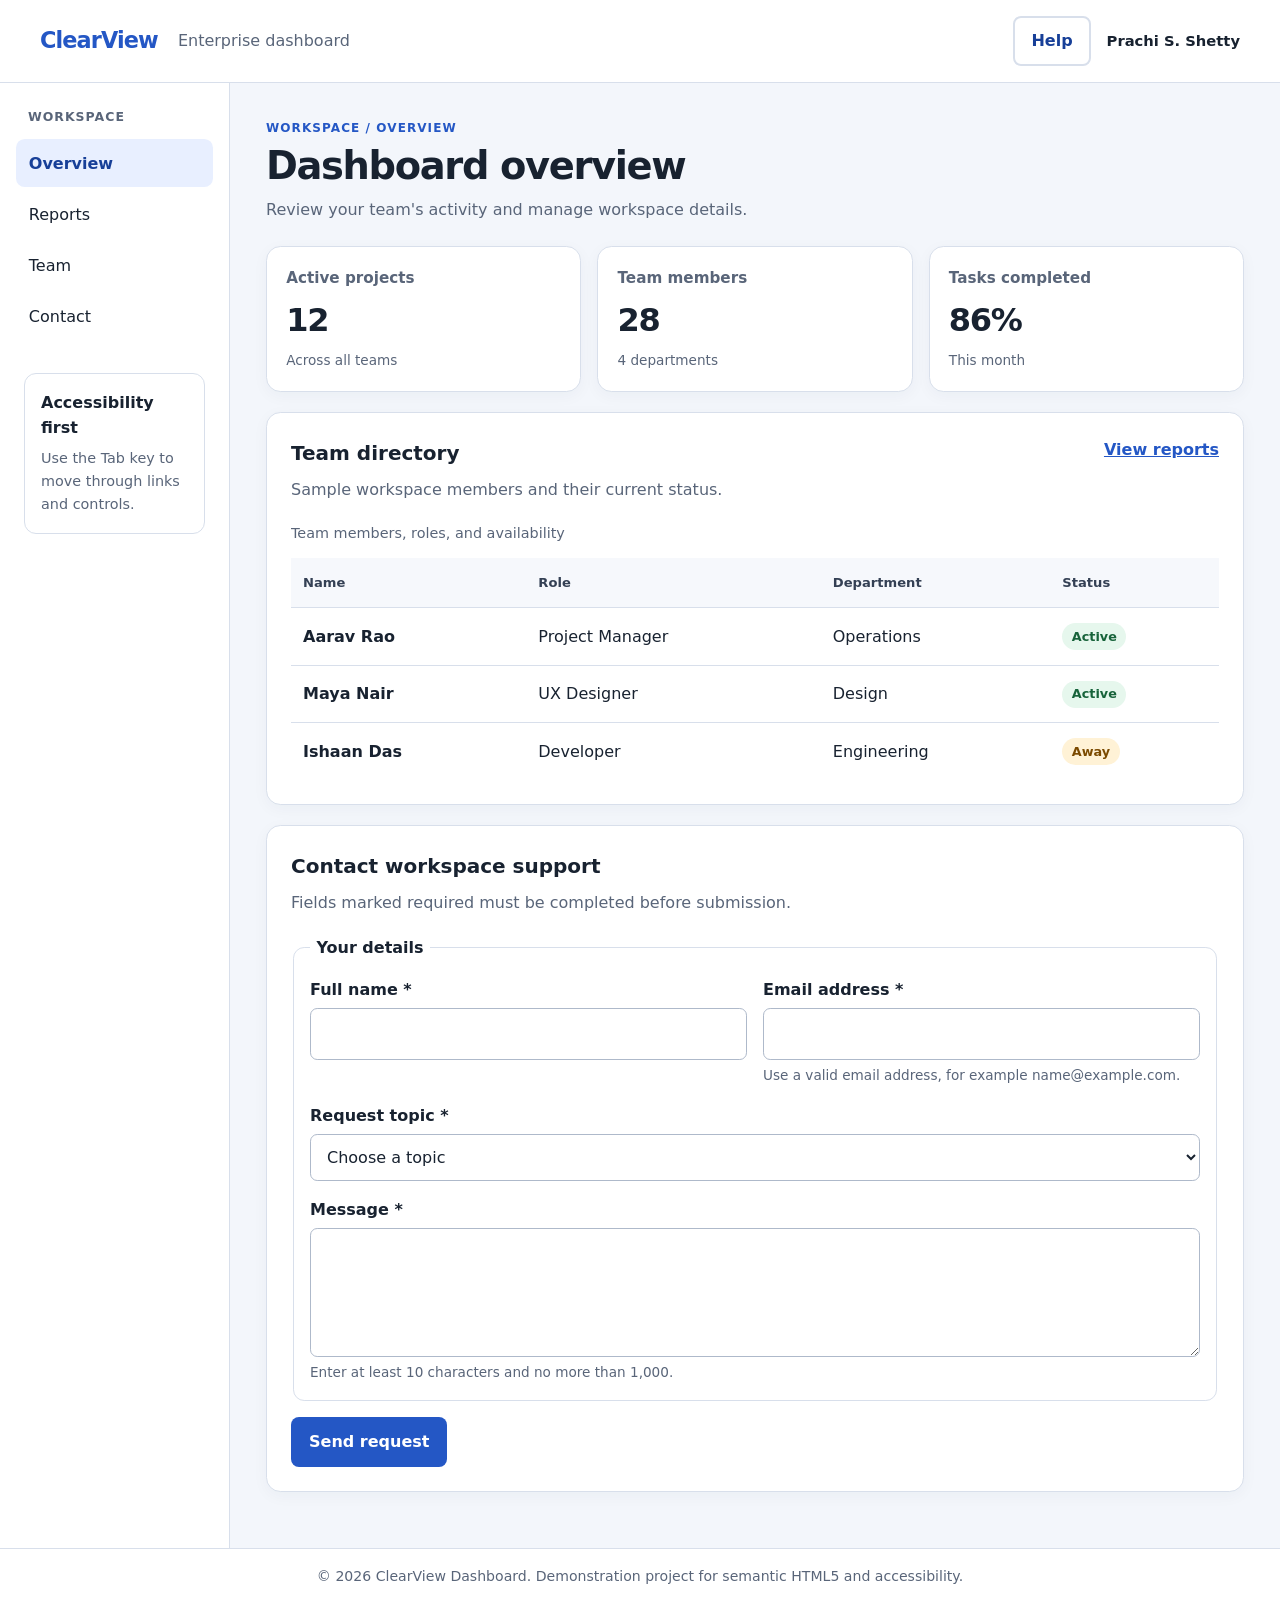
<file: index.html>
<!DOCTYPE html>
<html lang="en">
<head>
  <meta charset="UTF-8">
  <meta name="viewport" content="width=device-width, initial-scale=1.0">
  <meta name="description" content="Accessible enterprise dashboard demonstrating semantic HTML5 and accessible components.">
  <title>Overview | ClearView Dashboard</title>
  <link rel="stylesheet" href="css/style.css">
  <script src="js/script.js" defer></script>
</head>
<body>
  <a class="skip-link" href="#main-content">Skip to main content</a>

  <header class="site-header">
    <a class="brand" href="index.html" aria-label="ClearView Dashboard home">ClearView</a>
    <p class="header-context">Enterprise dashboard</p>
    <div class="header-actions">
      <button class="button button-secondary" id="open-modal-button" type="button">Help</button>
      <span class="user-name">Prachi S. Shetty</span>
    </div>
  </header>

  <div class="app-layout">
    <aside class="sidebar" aria-label="Sidebar">
      <nav aria-label="Main navigation">
        <h2 class="sidebar-heading">Workspace</h2>
        <ul class="nav-list">
          <li><a href="index.html" aria-current="page">Overview</a></li>
          <li><a href="pages/reports.html">Reports</a></li>
          <li><a href="#team-section">Team</a></li>
          <li><a href="#contact-section">Contact</a></li>
        </ul>
      </nav>
      <section class="sidebar-note" aria-labelledby="sidebar-note-heading">
        <h2 id="sidebar-note-heading">Accessibility first</h2>
        <p>Use the Tab key to move through links and controls.</p>
      </section>
    </aside>

    <main id="main-content" class="main-content">
      <section class="page-heading" aria-labelledby="page-title">
        <p class="eyebrow">WORKSPACE / OVERVIEW</p>
        <h1 id="page-title">Dashboard overview</h1>
        <p>Review your team's activity and manage workspace details.</p>
      </section>

      <section class="stats-grid" aria-label="Workspace summary">
        <article class="stat-card">
          <h2>Active projects</h2>
          <p class="stat-number">12</p>
          <p class="stat-note">Across all teams</p>
        </article>
        <article class="stat-card">
          <h2>Team members</h2>
          <p class="stat-number">28</p>
          <p class="stat-note">4 departments</p>
        </article>
        <article class="stat-card">
          <h2>Tasks completed</h2>
          <p class="stat-number">86%</p>
          <p class="stat-note">This month</p>
        </article>
      </section>

      <section class="panel" id="team-section" aria-labelledby="team-heading">
        <div class="panel-heading">
          <div>
            <h2 id="team-heading">Team directory</h2>
            <p>Sample workspace members and their current status.</p>
          </div>
          <a class="text-link" href="pages/reports.html">View reports</a>
        </div>
        <div class="table-wrapper">
          <table>
            <caption>Team members, roles, and availability</caption>
            <thead>
              <tr>
                <th scope="col">Name</th>
                <th scope="col">Role</th>
                <th scope="col">Department</th>
                <th scope="col">Status</th>
              </tr>
            </thead>
            <tbody>
              <tr>
                <th scope="row">Aarav Rao</th>
                <td>Project Manager</td>
                <td>Operations</td>
                <td><span class="status status-active">Active</span></td>
              </tr>
              <tr>
                <th scope="row">Maya Nair</th>
                <td>UX Designer</td>
                <td>Design</td>
                <td><span class="status status-active">Active</span></td>
              </tr>
              <tr>
                <th scope="row">Ishaan Das</th>
                <td>Developer</td>
                <td>Engineering</td>
                <td><span class="status status-away">Away</span></td>
              </tr>
            </tbody>
          </table>
        </div>
      </section>

      <section class="panel" id="contact-section" aria-labelledby="contact-heading">
        <div class="panel-heading">
          <div>
            <h2 id="contact-heading">Contact workspace support</h2>
            <p>Fields marked required must be completed before submission.</p>
          </div>
        </div>
        <form id="support-form">
          <fieldset>
            <legend>Your details</legend>
            <div class="form-grid">
              <div class="form-field">
                <label for="full-name">Full name <span aria-hidden="true">*</span></label>
                <input id="full-name" name="fullName" type="text" autocomplete="name" required minlength="2" maxlength="80">
              </div>
              <div class="form-field">
                <label for="email">Email address <span aria-hidden="true">*</span></label>
                <input id="email" name="email" type="email" autocomplete="email" required aria-describedby="email-help">
                <small id="email-help">Use a valid email address, for example name@example.com.</small>
              </div>
              <div class="form-field form-field-wide">
                <label for="topic">Request topic <span aria-hidden="true">*</span></label>
                <select id="topic" name="topic" required>
                  <option value="">Choose a topic</option>
                  <option value="accessibility">Accessibility</option>
                  <option value="account">Account access</option>
                  <option value="technical">Technical issue</option>
                </select>
              </div>
              <div class="form-field form-field-wide">
                <label for="message">Message <span aria-hidden="true">*</span></label>
                <textarea id="message" name="message" rows="4" required minlength="10" maxlength="1000" aria-describedby="message-help"></textarea>
                <small id="message-help">Enter at least 10 characters and no more than 1,000.</small>
              </div>
            </div>
          </fieldset>
          <div class="form-actions">
            <button class="button button-primary" type="submit">Send request</button>
            <p id="form-feedback" class="feedback" role="status" aria-live="polite"></p>
          </div>
        </form>
      </section>
    </main>
  </div>

  <footer class="site-footer">
    <p>&copy; 2026 ClearView Dashboard. Demonstration project for semantic HTML5 and accessibility.</p>
  </footer>

  <dialog id="help-modal" aria-labelledby="modal-title" aria-describedby="modal-description">
    <div class="modal-content">
      <h2 id="modal-title">Dashboard help</h2>
      <p id="modal-description">Use the sidebar to move between dashboard sections and reports. You can navigate this page using your keyboard.</p>
      <ul>
        <li>Press Tab to move to the next control.</li>
        <li>Press Shift + Tab to move to the previous control.</li>
        <li>Press Escape to close this dialog.</li>
      </ul>
      <button class="button button-primary" id="close-modal-button" type="button">Close help</button>
    </div>
  </dialog>
</body>
</html>
</file>
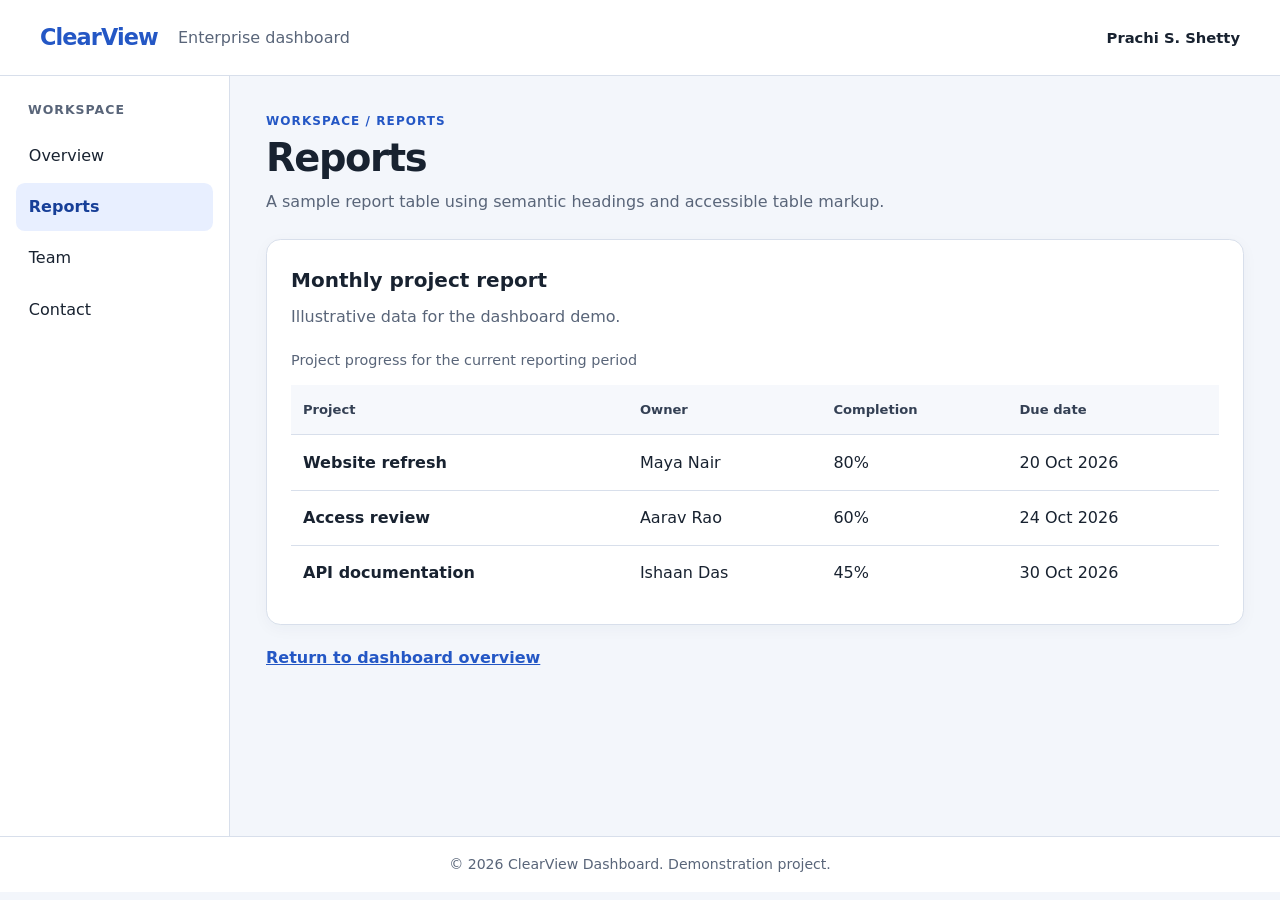
<file: pages/reports.html>
<!DOCTYPE html>
<html lang="en">
<head>
  <meta charset="UTF-8">
  <meta name="viewport" content="width=device-width, initial-scale=1.0">
  <meta name="description" content="Accessible sample reports page for the ClearView enterprise dashboard.">
  <title>Reports | ClearView Dashboard</title>
  <link rel="stylesheet" href="../css/style.css">
</head>
<body>
  <a class="skip-link" href="#main-content">Skip to main content</a>
  <header class="site-header">
    <a class="brand" href="../index.html" aria-label="ClearView Dashboard home">ClearView</a>
    <p class="header-context">Enterprise dashboard</p>
    <div class="header-actions"><span class="user-name">Prachi S. Shetty</span></div>
  </header>
  <div class="app-layout">
    <aside class="sidebar" aria-label="Sidebar">
      <nav aria-label="Main navigation">
        <h2 class="sidebar-heading">Workspace</h2>
        <ul class="nav-list">
          <li><a href="../index.html">Overview</a></li>
          <li><a href="reports.html" aria-current="page">Reports</a></li>
          <li><a href="../index.html#team-section">Team</a></li>
          <li><a href="../index.html#contact-section">Contact</a></li>
        </ul>
      </nav>
    </aside>
    <main id="main-content" class="main-content">
      <section class="page-heading" aria-labelledby="page-title">
        <p class="eyebrow">WORKSPACE / REPORTS</p>
        <h1 id="page-title">Reports</h1>
        <p>A sample report table using semantic headings and accessible table markup.</p>
      </section>
      <section class="panel" aria-labelledby="report-table-heading">
        <div class="panel-heading">
          <div>
            <h2 id="report-table-heading">Monthly project report</h2>
            <p>Illustrative data for the dashboard demo.</p>
          </div>
        </div>
        <div class="table-wrapper">
          <table>
            <caption>Project progress for the current reporting period</caption>
            <thead>
              <tr><th scope="col">Project</th><th scope="col">Owner</th><th scope="col">Completion</th><th scope="col">Due date</th></tr>
            </thead>
            <tbody>
              <tr><th scope="row">Website refresh</th><td>Maya Nair</td><td>80%</td><td><time datetime="2026-10-20">20 Oct 2026</time></td></tr>
              <tr><th scope="row">Access review</th><td>Aarav Rao</td><td>60%</td><td><time datetime="2026-10-24">24 Oct 2026</time></td></tr>
              <tr><th scope="row">API documentation</th><td>Ishaan Das</td><td>45%</td><td><time datetime="2026-10-30">30 Oct 2026</time></td></tr>
            </tbody>
          </table>
        </div>
      </section>
      <p><a class="text-link" href="../index.html">Return to dashboard overview</a></p>
    </main>
  </div>
  <footer class="site-footer"><p>&copy; 2026 ClearView Dashboard. Demonstration project.</p></footer>
</body>
</html>
</file>
<file: css/style.css>
/* ClearView Dashboard — responsive styles with visible keyboard focus. */
:root {
  color-scheme: light;
  --ink: #182230;
  --muted: #596579;
  --brand: #2457c5;
  --brand-dark: #173f98;
  --surface: #ffffff;
  --page: #f3f6fb;
  --border: #d8dfeb;
  --success-bg: #e6f7ed;
  --success-ink: #17633a;
  --warning-bg: #fff2d6;
  --warning-ink: #7b4a00;
  font-family: system-ui, -apple-system, BlinkMacSystemFont, "Segoe UI", sans-serif;
}
* { box-sizing: border-box; }
html { scroll-behavior: smooth; }
body { margin: 0; background: var(--page); color: var(--ink); line-height: 1.6; }
a { color: var(--brand); }
a:hover { color: var(--brand-dark); }
a:focus-visible, button:focus-visible, input:focus-visible, select:focus-visible, textarea:focus-visible {
  outline: 3px solid #e39b19;
  outline-offset: 3px;
}
.skip-link {
  position: absolute; top: 0.5rem; left: 0.5rem; z-index: 20;
  padding: 0.75rem 1rem; background: #fff; border: 2px solid var(--brand);
  border-radius: 0.4rem; transform: translateY(-160%);
}
.skip-link:focus { transform: translateY(0); }
.site-header {
  min-height: 76px; display: flex; align-items: center; gap: 1.25rem;
  padding: 1rem clamp(1rem, 4vw, 2.5rem); background: var(--surface);
  border-bottom: 1px solid var(--border);
}
.brand { color: var(--brand); font-size: 1.4rem; font-weight: 800; text-decoration: none; letter-spacing: -0.04em; }
.header-context { color: var(--muted); margin: 0; }
.header-actions { display: flex; align-items: center; gap: 1rem; margin-left: auto; }
.user-name { font-size: 0.92rem; font-weight: 600; }
.app-layout { display: grid; grid-template-columns: 230px minmax(0, 1fr); min-height: calc(100vh - 140px); }
.sidebar { padding: 1.5rem 1rem; background: #fff; border-right: 1px solid var(--border); }
.sidebar-heading { margin: 0 0 0.75rem; padding: 0 0.75rem; color: var(--muted); font-size: 0.78rem; text-transform: uppercase; letter-spacing: 0.08em; }
.nav-list { list-style: none; padding: 0; margin: 0; }
.nav-list a { display: block; padding: 0.7rem 0.8rem; margin: 0.2rem 0; border-radius: 0.55rem; color: var(--ink); text-decoration: none; }
.nav-list a:hover { background: #eef3ff; }
.nav-list a[aria-current="page"] { background: #e8efff; color: var(--brand-dark); font-weight: 700; }
.sidebar-note { margin: 2rem 0.5rem 0; padding: 1rem; border: 1px solid var(--border); border-radius: 0.75rem; }
.sidebar-note h2 { font-size: 1rem; margin: 0 0 0.4rem; }
.sidebar-note p { margin: 0; color: var(--muted); font-size: 0.9rem; }
.main-content { min-width: 0; padding: clamp(1rem, 3vw, 2.25rem); }
.page-heading { margin-bottom: 1.5rem; }
.eyebrow { margin: 0 0 0.25rem; color: var(--brand); font-size: 0.75rem; font-weight: 800; letter-spacing: 0.09em; }
h1 { margin: 0; font-size: clamp(1.8rem, 4vw, 2.4rem); line-height: 1.2; letter-spacing: -0.035em; }
.page-heading > p:last-child, .panel-heading p { margin: 0.5rem 0 0; color: var(--muted); }
.stats-grid { display: grid; grid-template-columns: repeat(3, minmax(0, 1fr)); gap: 1rem; margin-bottom: 1.25rem; }
.stat-card, .panel { background: var(--surface); border: 1px solid var(--border); border-radius: 0.9rem; box-shadow: 0 4px 16px rgb(23 42 79 / 4%); }
.stat-card { padding: 1.2rem; }
.stat-card h2 { margin: 0; font-size: 0.95rem; color: var(--muted); font-weight: 650; }
.stat-number { margin: 0.25rem 0; font-size: 2rem; font-weight: 800; letter-spacing: -0.04em; }
.stat-note { margin: 0; color: var(--muted); font-size: 0.85rem; }
.panel { margin-bottom: 1.25rem; padding: clamp(1rem, 2vw, 1.5rem); }
.panel-heading { display: flex; align-items: flex-start; justify-content: space-between; gap: 1rem; margin-bottom: 1.25rem; }
.panel-heading h2 { margin: 0; font-size: 1.25rem; }
.text-link { font-weight: 700; white-space: nowrap; }
.table-wrapper { overflow-x: auto; }
table { width: 100%; border-collapse: collapse; text-align: left; }
caption { padding: 0 0 0.75rem; color: var(--muted); text-align: left; font-size: 0.9rem; }
th, td { padding: 0.9rem 0.75rem; border-bottom: 1px solid var(--border); }
thead th { background: #f6f8fc; color: #344054; font-size: 0.82rem; }
tbody th { font-weight: 700; }
tbody tr:last-child th, tbody tr:last-child td { border-bottom: 0; }
.status { display: inline-block; padding: 0.2rem 0.6rem; border-radius: 99px; font-size: 0.8rem; font-weight: 700; }
.status-active { color: var(--success-ink); background: var(--success-bg); }
.status-away { color: var(--warning-ink); background: var(--warning-bg); }
fieldset { min-width: 0; padding: 1rem; border: 1px solid var(--border); border-radius: 0.7rem; }
legend { padding: 0 0.4rem; font-weight: 750; }
.form-grid { display: grid; grid-template-columns: repeat(2, minmax(0, 1fr)); gap: 1rem; }
.form-field { display: flex; flex-direction: column; gap: 0.35rem; }
.form-field-wide { grid-column: 1 / -1; }
label { font-weight: 650; }
input, select, textarea { width: 100%; padding: 0.75rem; border: 1px solid #aeb9ca; border-radius: 0.45rem; background: #fff; color: var(--ink); font: inherit; }
textarea { resize: vertical; }
small { color: var(--muted); font-size: 0.85rem; }
.form-actions { display: flex; flex-wrap: wrap; align-items: center; gap: 1rem; margin-top: 1rem; }
.button { display: inline-flex; align-items: center; justify-content: center; min-height: 42px; padding: 0.65rem 1rem; border: 2px solid transparent; border-radius: 0.5rem; font: inherit; font-weight: 750; cursor: pointer; }
.button-primary { color: #fff; background: var(--brand); }
.button-primary:hover { background: var(--brand-dark); }
.button-secondary { color: var(--brand-dark); background: #fff; border-color: var(--border); }
.feedback { margin: 0; color: var(--success-ink); font-weight: 650; }
.site-footer { padding: 1rem 1.5rem; background: #fff; border-top: 1px solid var(--border); color: var(--muted); text-align: center; font-size: 0.88rem; }
.site-footer p { margin: 0; }
dialog { width: min(92vw, 480px); padding: 0; border: 1px solid var(--border); border-radius: 0.9rem; color: var(--ink); box-shadow: 0 24px 80px rgb(0 0 0 / 25%); }
dialog::backdrop { background: rgb(16 24 40 / 55%); }
.modal-content { padding: 1.5rem; }
.modal-content h2 { margin-top: 0; }
.modal-content li { margin-bottom: 0.4rem; }
@media (max-width: 800px) {
  .app-layout { grid-template-columns: 1fr; }
  .sidebar { border-right: 0; border-bottom: 1px solid var(--border); padding: 0.75rem 1rem; }
  .sidebar-note { display: none; }
  .nav-list { display: flex; flex-wrap: wrap; gap: 0.25rem; }
  .stats-grid { grid-template-columns: 1fr; }
}
@media (max-width: 540px) {
  .site-header { flex-wrap: wrap; gap: 0.5rem 1rem; }
  .header-context { order: 3; flex-basis: 100%; }
  .user-name { display: none; }
  .form-grid { grid-template-columns: 1fr; }
  .form-field-wide { grid-column: auto; }
  .panel-heading { flex-direction: column; }
}
@media (prefers-reduced-motion: reduce) {
  html { scroll-behavior: auto; }
  *, *::before, *::after { animation-duration: 0.01ms !important; transition-duration: 0.01ms !important; }
}
</file>
